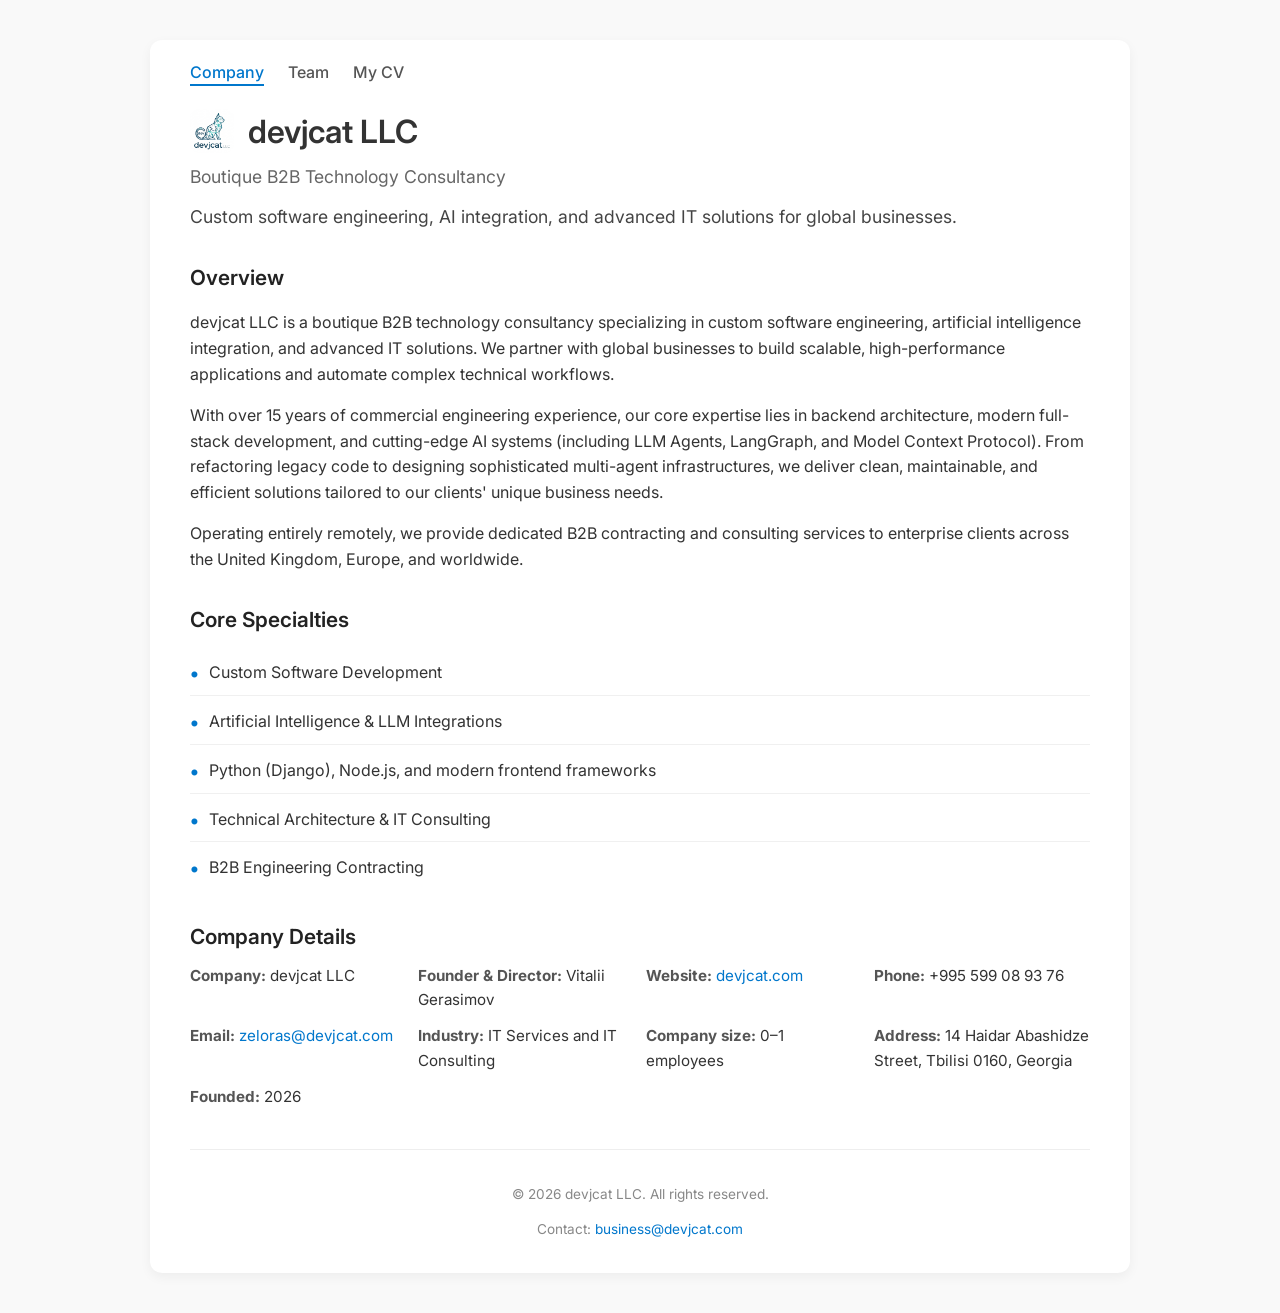
<file: index.html>
<!DOCTYPE html>
<html lang="en">
<head>
  <meta charset="UTF-8" />
  <meta name="viewport" content="width=device-width, initial-scale=1.0" />
  <title>devjcat LLC — B2B Technology Consultancy</title>
  <link rel="icon" href="assets/images/logo_small.png" type="image/png" />
  <link href="https://fonts.googleapis.com/css2?family=Inter:wght@400;600&display=swap" rel="stylesheet" />
  <link rel="stylesheet" href="assets/css/styles.css" />
</head>
<body>
  <div class="container">
    <nav>
      <ul>
        <li><a href="./" class="active">Company</a></li>
        <li><a href="team/">Team</a></li>
        <li><a href="cv/">My CV</a></li>
      </ul>
    </nav>

    <div class="site-header">
      <img class="logo" src="assets/images/logo_small.png" alt="devjcat LLC logo" />
      <h1>devjcat LLC</h1>
    </div>
    <p class="company-name">Boutique B2B Technology Consultancy</p>
    <p class="tagline">Custom software engineering, AI integration, and advanced IT solutions for global businesses.</p>

    <div class="section">
      <h2>Overview</h2>
      <p>devjcat LLC is a boutique B2B technology consultancy specializing in custom software engineering, artificial intelligence integration, and advanced IT solutions. We partner with global businesses to build scalable, high-performance applications and automate complex technical workflows.</p>
      <p>With over 15 years of commercial engineering experience, our core expertise lies in backend architecture, modern full-stack development, and cutting-edge AI systems (including LLM Agents, LangGraph, and Model Context Protocol). From refactoring legacy code to designing sophisticated multi-agent infrastructures, we deliver clean, maintainable, and efficient solutions tailored to our clients' unique business needs.</p>
      <p>Operating entirely remotely, we provide dedicated B2B contracting and consulting services to enterprise clients across the United Kingdom, Europe, and worldwide.</p>
    </div>

    <div class="section specialties">
      <h2>Core Specialties</h2>
      <ul class="specialty-list">
        <li>Custom Software Development</li>
        <li>Artificial Intelligence &amp; LLM Integrations</li>
        <li>Python (Django), Node.js, and modern frontend frameworks</li>
        <li>Technical Architecture &amp; IT Consulting</li>
        <li>B2B Engineering Contracting</li>
      </ul>
    </div>

    <div class="section">
      <h2>Company Details</h2>
      <div class="meta-grid">
        <div class="meta-item"><strong>Company:</strong> devjcat LLC</div>
        <div class="meta-item"><strong>Founder & Director:</strong> Vitalii Gerasimov</div>
        <div class="meta-item"><strong>Website:</strong> <a href="https://devjcat.com" target="_blank">devjcat.com</a></div>
        <div class="meta-item"><strong>Phone:</strong> +995 599 08 93 76</div>
        <div class="meta-item"><strong>Email:</strong> <a href="mailto:zeloras@devjcat.com">zeloras@devjcat.com</a></div>
        <div class="meta-item"><strong>Industry:</strong> IT Services and IT Consulting</div>
        <div class="meta-item"><strong>Company size:</strong> 0–1 employees</div>
        <div class="meta-item"><strong>Address:</strong> 14 Haidar Abashidze Street, Tbilisi 0160, Georgia</div>
        <div class="meta-item"><strong>Founded:</strong> 2026</div>
      </div>
    </div>

    <footer>
      <p>&copy; 2026 devjcat LLC. All rights reserved.</p>
      <p>Contact: <a href="mailto:business@devjcat.com">business@devjcat.com</a></p>
    </footer>
  </div>
</body>
</html>
</file>
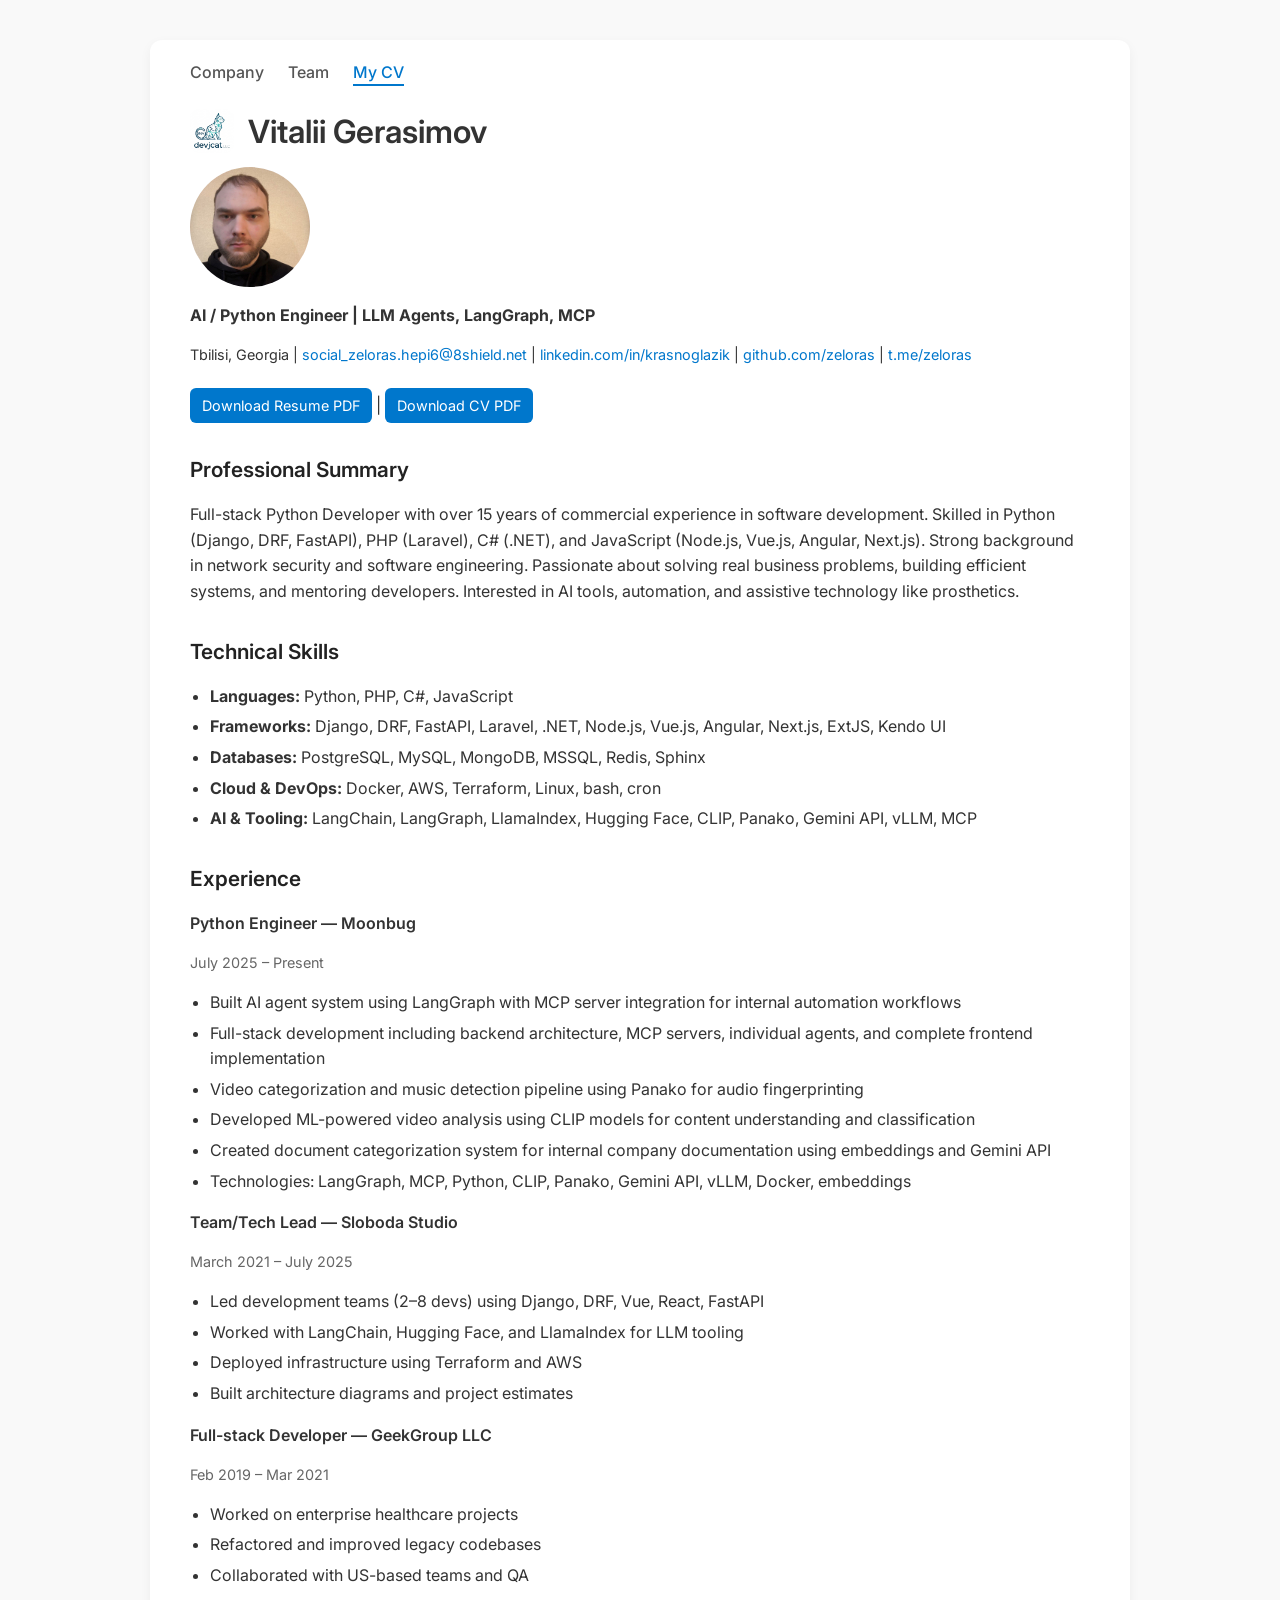
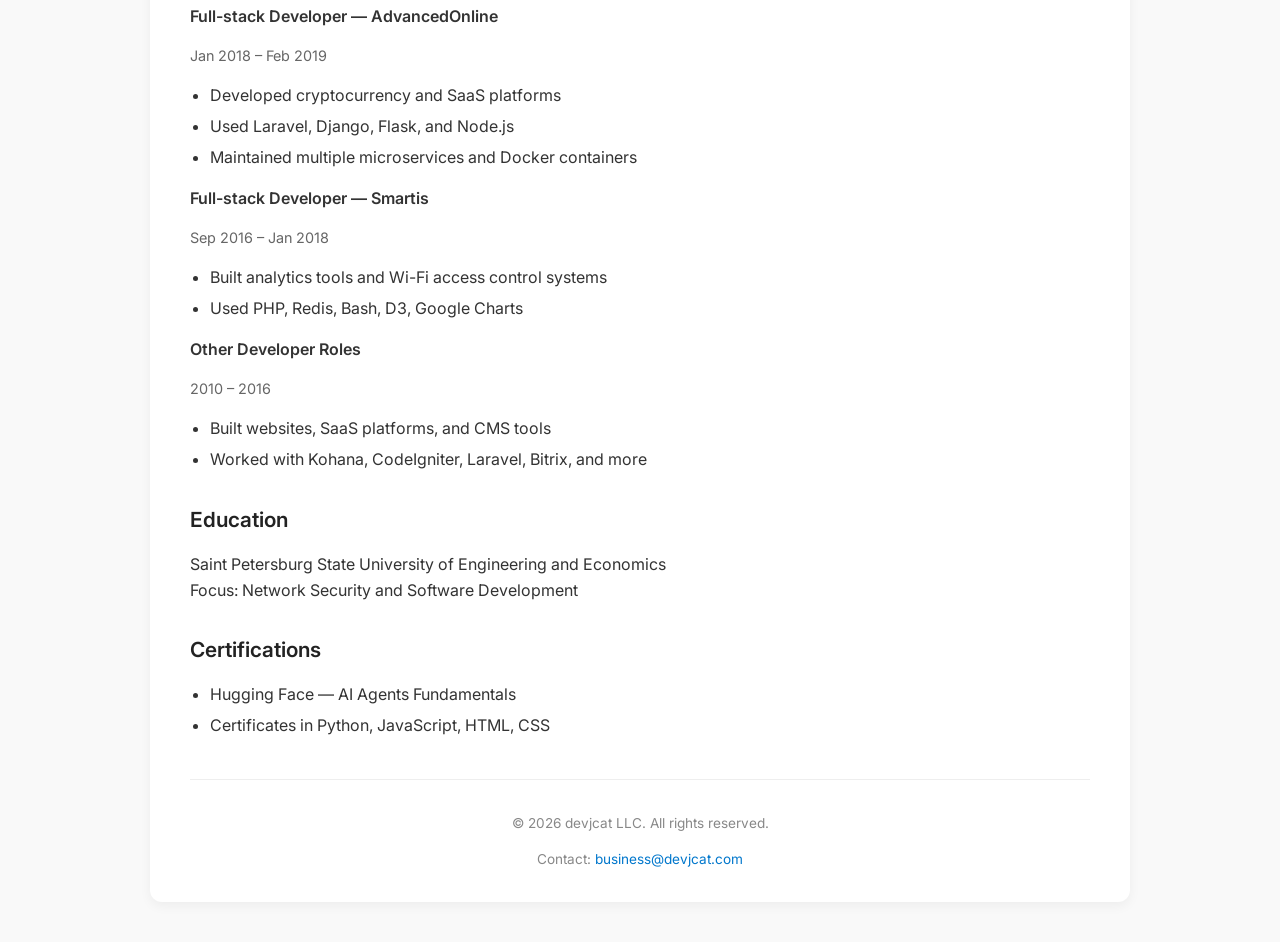
<file: cv/index.html>
<!DOCTYPE html>
<html lang="en">
<head>
  <meta charset="UTF-8" />
  <meta name="viewport" content="width=device-width, initial-scale=1.0" />
  <title>Vitalii Gerasimov - AI / Python Engineer | LLM Agents, LangGraph, MCP - Resume</title>
  <link rel="icon" href="../assets/images/logo_small.png" type="image/png" />
  <link href="https://fonts.googleapis.com/css2?family=Inter:wght@400;600&display=swap" rel="stylesheet" />
  <link rel="stylesheet" href="../assets/css/styles.css" />
</head>
<body>
  <div class="container">
    <nav>
      <ul>
        <li><a href="../">Company</a></li>
        <li><a href="../team/">Team</a></li>
        <li><a href="./" class="active">My CV</a></li>
      </ul>
    </nav>

    <div class="site-header">
      <img class="logo" src="../assets/images/logo_small.png" alt="Vitalii Gerasimov logo" />
      <h1>Vitalii Gerasimov</h1>
    </div>
    <img class="profile-photo" src="../assets/images/vg.jpg" alt="Vitalii Gerasimov" />
    <p><strong>AI / Python Engineer | LLM Agents, LangGraph, MCP</strong></p>
    <p class="small">Tbilisi, Georgia | <a href="mailto:social_zeloras.hepi6@8shield.net">social_zeloras.hepi6@8shield.net</a> | <a href="https://www.linkedin.com/in/krasnoglazik" target="_blank">linkedin.com/in/krasnoglazik</a> | <a href="https://github.com/zeloras" target="_blank">github.com/zeloras</a> | <a href="https://t.me/zeloras" target="_blank">t.me/zeloras</a></p>
    <a href="../assets/pdf/resume.pdf" class="download">Download Resume PDF</a> | <a href="../assets/pdf/cv.pdf" class="download">Download CV PDF</a>

    <div class="section">
      <h2>Professional Summary</h2>
      <p>Full-stack Python Developer with over 15 years of commercial experience in software development. Skilled in Python (Django, DRF, FastAPI), PHP (Laravel), C# (.NET), and JavaScript (Node.js, Vue.js, Angular, Next.js). Strong background in network security and software engineering. Passionate about solving real business problems, building efficient systems, and mentoring developers. Interested in AI tools, automation, and assistive technology like prosthetics.</p>
    </div>

    <div class="section">
      <h2>Technical Skills</h2>
      <ul>
        <li><strong>Languages:</strong> Python, PHP, C#, JavaScript</li>
        <li><strong>Frameworks:</strong> Django, DRF, FastAPI, Laravel, .NET, Node.js, Vue.js, Angular, Next.js, ExtJS, Kendo UI</li>
        <li><strong>Databases:</strong> PostgreSQL, MySQL, MongoDB, MSSQL, Redis, Sphinx</li>
        <li><strong>Cloud &amp; DevOps:</strong> Docker, AWS, Terraform, Linux, bash, cron</li>
        <li><strong>AI &amp; Tooling:</strong> LangChain, LangGraph, LlamaIndex, Hugging Face, CLIP, Panako, Gemini API, vLLM, MCP</li>
      </ul>
    </div>

    <div class="section">
      <h2>Experience</h2>

      <div class="subsection">
        <p class="job-title">Python Engineer — Moonbug</p>
        <p class="job-meta">July 2025 – Present</p>
        <ul>
          <li>Built AI agent system using LangGraph with MCP server integration for internal automation workflows</li>
          <li>Full-stack development including backend architecture, MCP servers, individual agents, and complete frontend implementation</li>
          <li>Video categorization and music detection pipeline using Panako for audio fingerprinting</li>
          <li>Developed ML-powered video analysis using CLIP models for content understanding and classification</li>
          <li>Created document categorization system for internal company documentation using embeddings and Gemini API</li>
          <li>Technologies: LangGraph, MCP, Python, CLIP, Panako, Gemini API, vLLM, Docker, embeddings</li>
        </ul>
      </div>

      <div class="subsection">
        <p class="job-title">Team/Tech Lead — Sloboda Studio</p>
        <p class="job-meta">March 2021 – July 2025</p>
        <ul>
          <li>Led development teams (2–8 devs) using Django, DRF, Vue, React, FastAPI</li>
          <li>Worked with LangChain, Hugging Face, and LlamaIndex for LLM tooling</li>
          <li>Deployed infrastructure using Terraform and AWS</li>
          <li>Built architecture diagrams and project estimates</li>
        </ul>
      </div>

      <div class="subsection">
        <p class="job-title">Full-stack Developer — GeekGroup LLC</p>
        <p class="job-meta">Feb 2019 – Mar 2021</p>
        <ul>
          <li>Worked on enterprise healthcare projects</li>
          <li>Refactored and improved legacy codebases</li>
          <li>Collaborated with US-based teams and QA</li>
        </ul>
      </div>

      <div class="subsection">
        <p class="job-title">Full-stack Developer — AdvancedOnline</p>
        <p class="job-meta">Jan 2018 – Feb 2019</p>
        <ul>
          <li>Developed cryptocurrency and SaaS platforms</li>
          <li>Used Laravel, Django, Flask, and Node.js</li>
          <li>Maintained multiple microservices and Docker containers</li>
        </ul>
      </div>

      <div class="subsection">
        <p class="job-title">Full-stack Developer — Smartis</p>
        <p class="job-meta">Sep 2016 – Jan 2018</p>
        <ul>
          <li>Built analytics tools and Wi-Fi access control systems</li>
          <li>Used PHP, Redis, Bash, D3, Google Charts</li>
        </ul>
      </div>

      <div class="subsection">
        <p class="job-title">Other Developer Roles</p>
        <p class="job-meta">2010 – 2016</p>
        <ul>
          <li>Built websites, SaaS platforms, and CMS tools</li>
          <li>Worked with Kohana, CodeIgniter, Laravel, Bitrix, and more</li>
        </ul>
      </div>
    </div>

    <div class="section">
      <h2>Education</h2>
      <p>Saint Petersburg State University of Engineering and Economics<br />Focus: Network Security and Software Development</p>
    </div>

    <div class="section">
      <h2>Certifications</h2>
      <ul>
        <li>Hugging Face — AI Agents Fundamentals</li>
        <li>Certificates in Python, JavaScript, HTML, CSS</li>
      </ul>
    </div>

    <footer>
      <p>&copy; 2026 devjcat LLC. All rights reserved.</p>
      <p>Contact: <a href="mailto:business@devjcat.com">business@devjcat.com</a></p>
    </footer>
  </div>
</body>
</html>
</file>
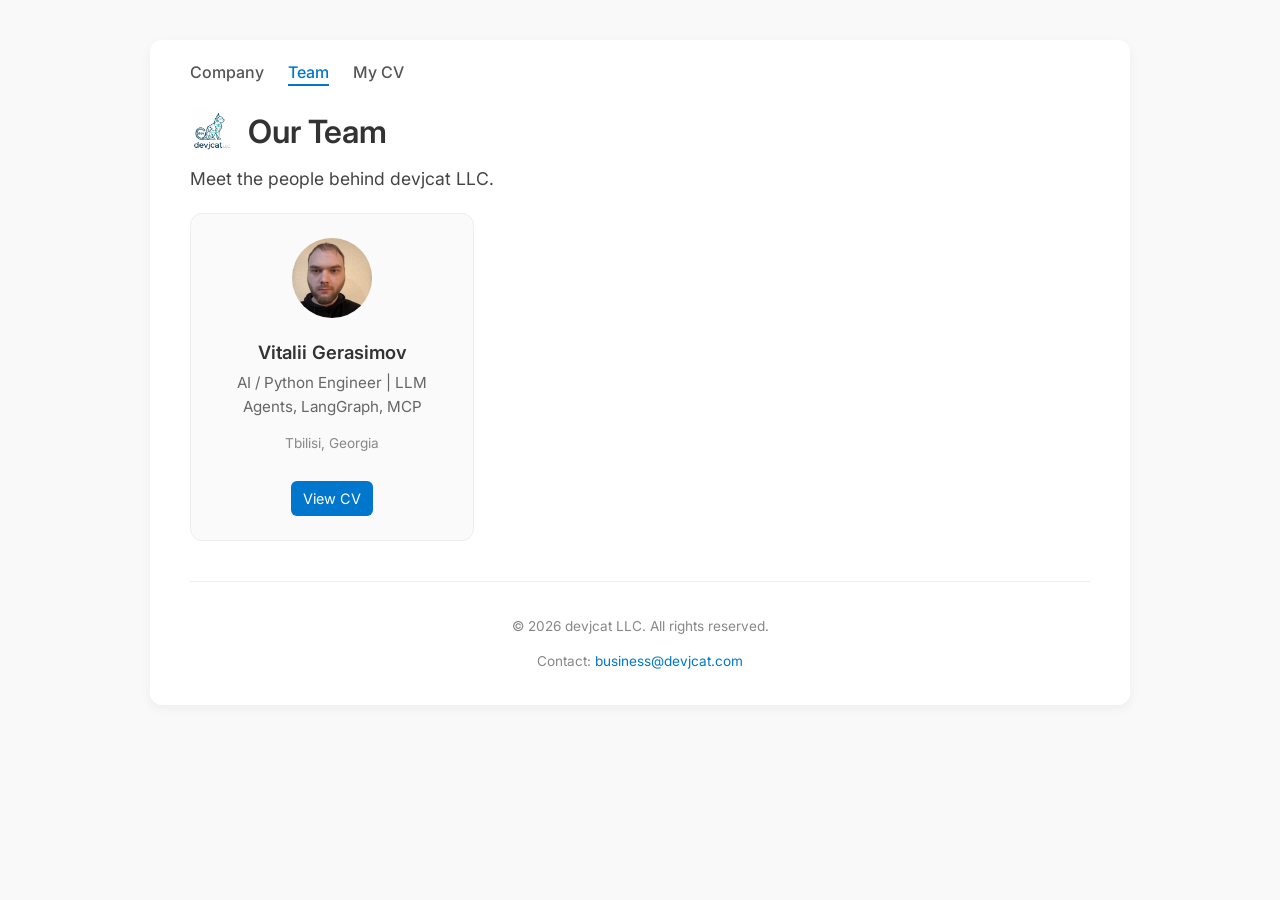
<file: team/index.html>
<!DOCTYPE html>
<html lang="en">
<head>
  <meta charset="UTF-8" />
  <meta name="viewport" content="width=device-width, initial-scale=1.0" />
  <title>Team | devjcat LLC</title>
  <link rel="icon" href="../assets/images/logo_small.png" type="image/png" />
  <link href="https://fonts.googleapis.com/css2?family=Inter:wght@400;600&display=swap" rel="stylesheet" />
  <link rel="stylesheet" href="../assets/css/styles.css" />
</head>
<body>
  <div class="container">
    <nav>
      <ul>
        <li><a href="../">Company</a></li>
        <li><a href="./" class="active">Team</a></li>
        <li><a href="../cv/">My CV</a></li>
      </ul>
    </nav>

    <div class="site-header">
      <img class="logo" src="../assets/images/logo_small.png" alt="devjcat LLC logo" />
      <h1>Our Team</h1>
    </div>
    <p class="tagline">Meet the people behind devjcat LLC.</p>

    <div class="team-grid">
      <a href="../cv/" class="team-card" style="text-decoration: none; color: inherit;">
        <img class="team-avatar" src="../assets/images/vg.jpg" alt="Vitalii Gerasimov" />
        <p class="team-name">Vitalii Gerasimov</p>
        <p class="team-role">AI / Python Engineer | LLM Agents, LangGraph, MCP</p>
        <p class="team-location">Tbilisi, Georgia</p>
        <span class="download">View CV</span>
      </a>
    </div>

    <footer>
      <p>&copy; 2026 devjcat LLC. All rights reserved.</p>
      <p>Contact: <a href="mailto:business@devjcat.com">business@devjcat.com</a></p>
    </footer>
  </div>
</body>
</html>
</file>
<file: assets/css/styles.css>
body {
  margin: 0;
  padding: 0;
  font-family: 'Inter', sans-serif;
  background-color: #f9f9f9;
  color: #333;
  line-height: 1.6;
}

.container {
  max-width: 900px;
  margin: 40px auto;
  padding: 20px 40px;
  background: #fff;
  box-shadow: 0 4px 12px rgba(0, 0, 0, 0.05);
  border-radius: 12px;
}

h1, h2, h3 {
  margin-bottom: 10px;
  font-weight: 600;
}

h1 {
  font-size: 2em;
  border-bottom: 2px solid #eee;
  padding-bottom: 5px;
}

h2 {
  font-size: 1.3em;
  color: #222;
  margin-top: 30px;
}

p {
  margin-bottom: 12px;
}

a {
  color: #0077cc;
  text-decoration: none;
}

a:hover {
  text-decoration: underline;
}

ul {
  padding-left: 20px;
}

ul li {
  margin-bottom: 5px;
}

.small {
  font-size: 0.9em;
}

nav {
  margin-bottom: 20px;
}

nav ul {
  list-style: none;
  padding: 0;
  margin: 0;
  display: flex;
  gap: 24px;
  flex-wrap: wrap;
}

nav li {
  margin: 0;
}

nav a {
  color: #555;
  font-weight: 500;
  padding-bottom: 2px;
  border-bottom: 2px solid transparent;
  transition: color 0.2s, border-color 0.2s;
}

nav a:hover {
  color: #0077cc;
  text-decoration: none;
}

nav a.active {
  color: #0077cc;
  border-bottom-color: #0077cc;
}

.site-header {
  display: flex;
  align-items: center;
  gap: 14px;
  margin-bottom: 6px;
}

.site-header h1 {
  margin: 0;
  border-bottom: none;
  padding-bottom: 0;
}

.logo {
  width: 44px;
  height: 44px;
  border-radius: 10px;
  object-fit: contain;
}

.company-name {
  font-size: 1.1em;
  color: #666;
  margin-top: 0;
}

.tagline {
  font-size: 1.1em;
  color: #444;
  margin-top: 8px;
}

.specialties {
  margin-top: 20px;
}

.specialty-list {
  list-style: none;
  padding: 0;
}

.specialty-list li {
  padding: 8px 0;
  border-bottom: 1px solid #f0f0f0;
  display: flex;
  align-items: flex-start;
  gap: 10px;
}

.specialty-list li:last-child {
  border-bottom: none;
}

.specialty-list li::before {
  content: "•";
  color: #0077cc;
  font-weight: bold;
  font-size: 1.2em;
  line-height: 1.4;
}

.meta-grid {
  display: grid;
  grid-template-columns: repeat(auto-fit, minmax(200px, 1fr));
  gap: 12px;
  margin-top: 10px;
}

.meta-item {
  font-size: 0.95em;
}

.meta-item strong {
  color: #555;
}

.team-grid {
  display: grid;
  grid-template-columns: repeat(auto-fill, minmax(260px, 1fr));
  gap: 24px;
  margin-top: 20px;
}

.team-card {
  background: #fafafa;
  border: 1px solid #eee;
  border-radius: 12px;
  padding: 24px;
  text-align: center;
  transition: box-shadow 0.2s, transform 0.2s;
}

.team-card:hover {
  box-shadow: 0 6px 16px rgba(0, 0, 0, 0.08);
  transform: translateY(-2px);
}

.team-avatar {
  width: 80px;
  height: 80px;
  border-radius: 50%;
  object-fit: cover;
  margin-bottom: 12px;
  background: #e0e0e0;
}

.team-name {
  font-size: 1.15em;
  font-weight: 600;
  margin: 0 0 4px;
}

.team-role {
  font-size: 0.95em;
  color: #666;
  margin: 0 0 12px;
}

.team-location {
  font-size: 0.85em;
  color: #888;
  margin-bottom: 16px;
}

.section {
  margin-bottom: 20px;
}

.subsection {
  margin-bottom: 10px;
}

.job-title {
  font-weight: 600;
}

.job-meta {
  color: #666;
  font-size: 0.9em;
}

.download {
  margin-top: 10px;
  display: inline-block;
  padding: 6px 12px;
  background-color: #0077cc;
  color: #fff;
  border-radius: 6px;
  font-size: 0.9em;
  text-decoration: none;
}

.download:hover {
  background-color: #005fa3;
  text-decoration: none;
}

footer {
  margin-top: 40px;
  padding-top: 20px;
  border-top: 1px solid #eee;
  text-align: center;
  font-size: 0.85em;
  color: #888;
}

.profile-photo {
  width: 120px;
  height: 120px;
  border-radius: 50%;
  object-fit: cover;
  margin: 10px 0 16px;
  display: block;
}
@media (max-width: 640px) {
  .container {
    margin: 20px auto;
    padding: 16px 20px;
  }

  nav ul {
    gap: 16px;
  }

  .meta-grid {
    grid-template-columns: 1fr;
  }
}
</file>
